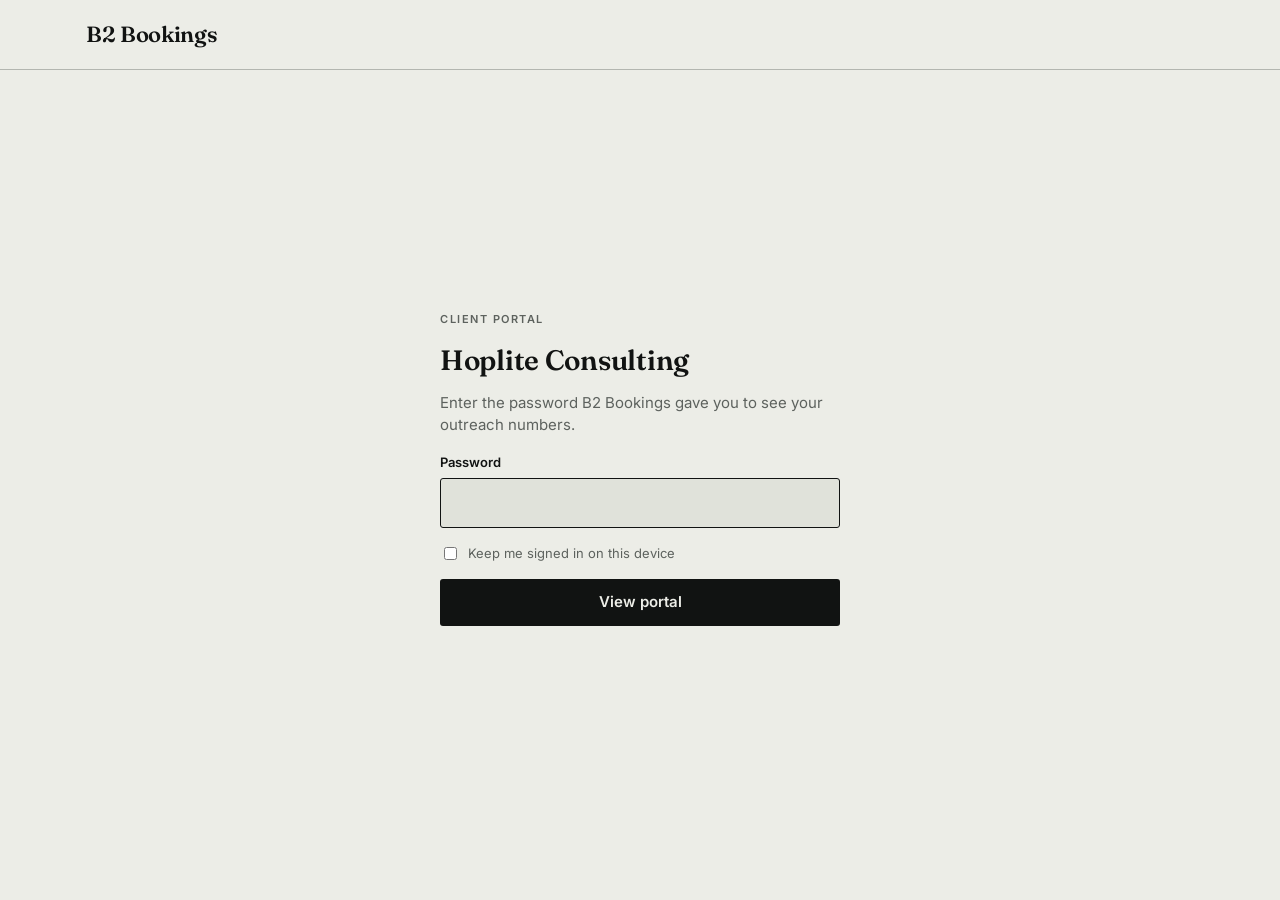
<file: hoplite/index.html>
<!DOCTYPE html>
<html lang="en">
<head>
<meta charset="utf-8">
<meta name="viewport" content="width=device-width, initial-scale=1, viewport-fit=cover">
<meta name="robots" content="noindex, nofollow">
<title>Hoplite Consulting · Outreach portal</title>
<link rel="icon" href="/favicon.ico" sizes="32x32">
<link rel="icon" href="/favicon.svg" type="image/svg+xml">
<link rel="apple-touch-icon" href="/apple-touch-icon.png">
<link rel="stylesheet" href="/_ds/b2-bookings-design-system-4e1b02b7-c4a7-4a19-845f-3e44248a64b9/tokens/fonts.css">
<link rel="stylesheet" href="/_ds/b2-bookings-design-system-4e1b02b7-c4a7-4a19-845f-3e44248a64b9/tokens/colors.css">
<link rel="stylesheet" href="/_ds/b2-bookings-design-system-4e1b02b7-c4a7-4a19-845f-3e44248a64b9/tokens/typography.css">
<link rel="stylesheet" href="/_ds/b2-bookings-design-system-4e1b02b7-c4a7-4a19-845f-3e44248a64b9/tokens/spacing.css">
<link rel="stylesheet" href="/_ds/b2-bookings-design-system-4e1b02b7-c4a7-4a19-845f-3e44248a64b9/tokens/borders.css">
<link rel="stylesheet" href="/portal/portal.css">
</head>
<body>
<header class="bar"><div class="in">
  <a class="wordmark" href="/">B2 Bookings</a>
  <button type="button" class="linkbtn" id="signout" hidden>Sign out</button>
</div></header>

<main class="gate" id="gate" hidden>
  <form id="gateForm">
    <span class="label">Client portal</span>
    <h1>Hoplite Consulting</h1>
    <p>Enter the password B2 Bookings gave you to see your outreach numbers.</p>
    <div class="field">
      <label for="pw">Password</label>
      <input type="password" id="pw" autocomplete="current-password" required>
    </div>
    <label class="check"><input type="checkbox" id="remember"> Keep me signed in on this device</label>
    <button type="submit" class="btn">View portal</button>
    <p class="err" id="err" role="alert"></p>
  </form>
</main>

<main class="wrap" id="report" hidden>
  <header class="top">
    <div>
      <span class="label" id="client">Hoplite Consulting · Outbound program</span>
      <h1>Cold calling results</h1>
      <p class="sub" id="program"></p>
    </div>
    <div class="status"><span class="dot"></span><span id="updated">Loading…</span></div>
  </header>

  <nav class="seg" id="range" aria-label="Date range"></nav>

  <section class="kpis" id="kpis" aria-label="Key numbers"></section>

  <div class="grid2">
    <section class="panel">
      <h2>Week over week</h2>
      <div class="scroll"><table id="weekTable"></table></div>
      <p class="note">Weeks run Monday to Sunday, Eastern time.</p>
    </section>
    <section class="panel">
      <h2>Dials by day</h2>
      <div class="rel" id="dailyChart"></div>
    </section>
  </div>

  <section class="panel">
    <h2>What happened on each conversation</h2>
    <div class="rel" id="outChart"></div>
  </section>

  <section class="panel">
    <div class="logbar">
      <h2 id="logTitle">Conversations</h2>
      <div class="seg" aria-label="Filter conversations">
        <button type="button" id="fAll" aria-pressed="true">All</button>
        <button type="button" id="fQual" aria-pressed="false">Qualified only</button>
        <input type="search" id="q" placeholder="Search name, company, title" aria-label="Search conversations">
      </div>
    </div>
    <div class="scroll"><table id="logTable"></table></div>
  </section>

  <p class="defs"><strong>Definitions.</strong> A <em>dial</em> is any outbound call placed on the Hoplite call sequences. A <em>conversation</em> is a call where the rep spoke with a person at the account. A <em>qualified conversation</em> is one where the rep delivered the full pitch and the prospect responded, positively or negatively; a referral counts only when a specific contact is named. New calls are added automatically every two hours during the business day.</p>
</main>

<script type="module">
  import { start } from '/portal/portal.js';
  start({
    slug: 'hoplite',
    client: 'Hoplite Consulting',
    keysUrl: '/hoplite/keys.json',
    // Encrypted data: the portal-data branch is refreshed every two hours on weekdays.
    // The copy beside this page is a fallback from the last deploy.
    dataUrls: [
      'https://raw.githubusercontent.com/b2bookings/site/portal-data/hoplite/data.enc.json',
      '/hoplite/data.enc.json',
    ],
  });
</script>
</body>
</html>
</file>
<file: _ds/b2-bookings-design-system-4e1b02b7-c4a7-4a19-845f-3e44248a64b9/tokens/fonts.css>
/* Fraunces (display) + Inter (body/UI), both Google Fonts.
   Served from Google's CDN: no binaries are vendored in this project. */
@import url("https://fonts.googleapis.com/css2?family=Fraunces:ital,opsz,wght@0,9..144,400;0,9..144,500;0,9..144,600;0,9..144,700;1,9..144,400;1,9..144,600&family=Inter:wght@400;500;600;700&display=swap");
</file>
<file: _ds/b2-bookings-design-system-4e1b02b7-c4a7-4a19-845f-3e44248a64b9/tokens/colors.css>
:root{
/* base palette - six colors, no more */
--ink:#111312;
--paper:#ECEDE7;
--paper-deep:#E0E2DA;
--ledger-green:#0E4F4A;
--signal:#B4532A;
--rule-gray:#5D625E;
--signal-deep:#9A4522; /* Rust for small text on light */

/* tints, derived only for hairlines and hover washes. never as fills of their own */
--ink-12:rgba(17,19,18,.12);
--ink-08:rgba(17,19,18,.08);
--ink-04:rgba(17,19,18,.04);
--rule-40:rgba(93,98,94,.4);
--signal-12:rgba(180,83,42,.12);

/* semantic - text */
--text-primary:var(--ink);
--text-secondary:var(--ledger-green);
--text-muted:var(--rule-gray);
--text-inverse:var(--paper);
--text-accent:var(--signal-deep);
--text-link:var(--ink);
--text-link-hover:var(--signal-deep);

/* semantic - surface */
--surface-page:var(--paper);
--surface-raised:var(--paper-deep);
--surface-card:var(--paper-deep);
--surface-panel:var(--paper-deep);
--surface-inverse:var(--ink);
--surface-accent:var(--signal);

/* semantic - line */
--border-hairline:var(--rule-40);
--border-strong:var(--ink);
--border-accent:var(--signal);
--divider:var(--rule-40);

/* semantic - control */
--control-bg:var(--ink);
--control-fg:var(--paper);
--control-bg-hover:var(--signal);
--control-track:var(--ink-12);
--control-fill:var(--ledger-green);

/* data visualization - two series colors, one axis color */
--data-1:var(--ledger-green);
--data-2:var(--signal);
--data-axis:var(--ink);
--data-grid:var(--rule-40);
}

/* Reverse context: dark is the exception, not a parallel default.
   Apply .on-ink to a section to flip text and line colors. */
.on-ink{
--text-primary:var(--paper);
--text-secondary:var(--paper-deep);
--text-muted:var(--rule-gray);
--surface-page:var(--ink);
--surface-card:#1B1E1C;
--border-hairline:rgba(236,237,231,.22);
--divider:rgba(236,237,231,.22);
--control-bg:var(--paper);
--control-fg:var(--ink);
background:var(--ink);
color:var(--paper);
}
</file>
<file: _ds/b2-bookings-design-system-4e1b02b7-c4a7-4a19-845f-3e44248a64b9/tokens/typography.css>
:root{
--font-display:"Fraunces","Iowan Old Style",Georgia,serif;
--font-sans:"Inter","Helvetica Neue",Arial,sans-serif;
--font-numeric:"Inter","Helvetica Neue",Arial,sans-serif;

--weight-regular:400;
--weight-medium:500;
--weight-semibold:600;
--weight-bold:700;

/* scale, base 16px */
--text-display:4rem;      /* 64px hero, clamp in use */
--text-h1:2.5rem;         /* 40 */
--text-h2:1.75rem;        /* 28 */
--text-h3:1.25rem;        /* 20 */
--text-body-lg:1.1875rem; /* 19 */
--text-body:1.0625rem;    /* 17 */
--text-body-sm:0.9375rem; /* 15 */
--text-caption:0.8125rem; /* 13 */
--text-micro:0.6875rem;   /* 11 */
--text-stat:3rem;         /* 48 scorecard numeral */
--text-stat-sm:2rem;      /* 32 */

--leading-display:1.05;
--leading-heading:1.15;
--leading-body:1.6;
--leading-tight:1.3;

--tracking-display:-0.02em;
--tracking-heading:-0.01em;
--tracking-body:0em;
--tracking-label:0.1em;   /* small caps eyebrow, 0.08-0.12em */
--tracking-label-wide:0.14em;

--numeric-tabular:"tnum" 1,"lnum" 1; /* @kind font */
}

/* type roles */
.t-display{font-family:var(--font-display);font-weight:var(--weight-semibold);font-size:clamp(2.75rem,5.4vw,var(--text-display));line-height:var(--leading-display);letter-spacing:var(--tracking-display)}
.t-h1{font-family:var(--font-display);font-weight:var(--weight-semibold);font-size:var(--text-h1);line-height:var(--leading-heading);letter-spacing:var(--tracking-heading)}
.t-h2{font-family:var(--font-display);font-weight:var(--weight-semibold);font-size:var(--text-h2);line-height:var(--leading-heading);letter-spacing:var(--tracking-heading)}
.t-h3{font-family:var(--font-sans);font-weight:var(--weight-semibold);font-size:var(--text-h3);line-height:var(--leading-tight)}
.t-body{font-family:var(--font-sans);font-size:var(--text-body);line-height:var(--leading-body)}
.t-body-sm{font-family:var(--font-sans);font-size:var(--text-body-sm);line-height:var(--leading-body)}
.t-caption{font-family:var(--font-sans);font-size:var(--text-caption);line-height:var(--leading-tight);color:var(--text-muted)}
.t-label{font-family:var(--font-sans);font-size:var(--text-caption);font-weight:var(--weight-semibold);text-transform:uppercase;letter-spacing:var(--tracking-label);color:var(--text-muted)}
.t-num{font-family:var(--font-numeric);font-feature-settings:var(--numeric-tabular);font-variant-numeric:tabular-nums lining-nums}
.t-em{font-family:var(--font-display);font-style:italic;font-weight:var(--weight-regular)}
</file>
<file: _ds/b2-bookings-design-system-4e1b02b7-c4a7-4a19-845f-3e44248a64b9/tokens/spacing.css>
:root{
--space-1:4px;
--space-2:8px;
--space-3:12px;
--space-4:16px;
--space-6:24px;
--space-8:32px;
--space-12:48px;
--space-16:64px;
--space-24:96px;
--space-32:128px;

/* layout */
--grid-columns:12; /* @kind other */
--grid-gutter:var(--space-6);
--content-max:1140px;
--measure-prose:68ch;
--page-margin:80px;
--page-margin-sm:24px;
--section-gap:var(--space-24);
--section-gap-lg:var(--space-32);
--card-padding:var(--space-8);
}

.ds-container{max-width:var(--content-max);margin-inline:auto;padding-inline:var(--page-margin)}
@media(max-width:900px){.ds-container{padding-inline:var(--page-margin-sm)}}
.ds-section{padding-block:var(--section-gap)}
.ds-grid{display:grid;grid-template-columns:repeat(var(--grid-columns),minmax(0,1fr));gap:var(--grid-gutter)}
</file>
<file: _ds/b2-bookings-design-system-4e1b02b7-c4a7-4a19-845f-3e44248a64b9/tokens/borders.css>
:root{
--hairline:1px;
--rule-weight:1px;
--rule-weight-strong:2px;
--radius-none:0px;
--radius-xs:2px;
--radius-sm:3px;
--radius-md:4px;
--stroke-icon:1.75px;
/* the only "shadow" in the system is a hairline. there are no drop shadows. */
--shadow-none:none;
--shadow-hairline:0 0 0 1px var(--border-hairline);
}
.ds-rule{border:0;border-top:var(--rule-weight) solid var(--divider);margin:0}
</file>
<file: portal/portal.css>
/* Client portal: login gate + outreach report. Uses the B2 Bookings design tokens from _ds. */
body{margin:0;background:var(--paper);color:var(--ink);font-family:var(--font-sans);font-size:var(--text-body-sm);line-height:1.5;-webkit-font-smoothing:antialiased}
*,*::before,*::after{box-sizing:border-box}
[hidden]{display:none!important}
.num{font-family:var(--font-numeric);font-variant-numeric:tabular-nums lining-nums}
.label{font-size:var(--text-micro);font-weight:var(--weight-semibold);letter-spacing:var(--tracking-label-wide);text-transform:uppercase;color:var(--rule-gray)}
button:focus-visible,input:focus-visible,a:focus-visible,summary:focus-visible{outline:2px solid var(--ledger-green);outline-offset:2px}

/* top bar */
.bar{border-bottom:1px solid var(--rule-40)}
.bar .in{max-width:var(--content-max);margin:0 auto;padding:18px max(16px,env(safe-area-inset-left,0px));display:flex;justify-content:space-between;align-items:center;gap:16px}
.wordmark{font-family:var(--font-display);font-weight:var(--weight-semibold);font-size:22px;letter-spacing:-.015em;color:var(--ink);text-decoration:none}
.linkbtn{background:none;border:0;padding:4px 0;font:inherit;font-size:var(--text-caption);color:var(--rule-gray);cursor:pointer;border-bottom:1px solid var(--rule-40)}
.linkbtn:hover{color:var(--signal-deep);border-color:var(--signal)}

/* login */
.gate{min-height:calc(100vh - 70px);display:grid;place-items:center;padding:48px 16px}
.gate form{width:min(400px,100%);display:flex;flex-direction:column;gap:16px}
.gate h1{font-family:var(--font-display);font-weight:var(--weight-semibold);font-size:var(--text-h2);letter-spacing:var(--tracking-heading);line-height:var(--leading-heading);margin:0}
.gate p{margin:0;color:var(--rule-gray)}
.field{display:flex;flex-direction:column;gap:6px}
.field label{font-size:var(--text-caption);font-weight:var(--weight-semibold)}
.field input{font:inherit;font-size:var(--text-body);padding:11px 12px;border:1px solid var(--rule-40);border-radius:var(--radius-sm);background:var(--paper-deep);color:var(--ink)}
.field input:focus{border-color:var(--ink);outline:none}
.check{display:flex;gap:8px;align-items:center;font-size:var(--text-caption);color:var(--rule-gray)}
.btn{font:inherit;font-weight:var(--weight-semibold);font-size:var(--text-body-sm);background:var(--ink);color:var(--paper);border:0;border-radius:var(--radius-sm);padding:12px 18px;cursor:pointer;transition:background-color .15s}
.btn:hover{background:var(--signal);color:#fff}
.btn[disabled]{opacity:.5;cursor:progress}
.err{color:var(--signal-deep);font-size:var(--text-caption);min-height:1.3em;margin:0}

/* report */
.wrap{max-width:var(--content-max);margin:0 auto;padding-block:32px 64px;padding-left:max(16px,env(safe-area-inset-left,0px));padding-right:max(16px,env(safe-area-inset-right,0px));display:flex;flex-direction:column;gap:28px}
.top{display:flex;flex-wrap:wrap;justify-content:space-between;align-items:flex-end;gap:16px}
.top h1{font-family:var(--font-display);font-weight:var(--weight-semibold);font-size:clamp(1.75rem,3.4vw,var(--text-h1));letter-spacing:var(--tracking-heading);line-height:var(--leading-heading);margin:6px 0 0;text-wrap:balance}
.top .sub{color:var(--rule-gray);margin:6px 0 0}
.status{font-size:var(--text-caption);color:var(--rule-gray);display:flex;align-items:center;gap:8px}
.dot{width:8px;height:8px;border-radius:50%;background:var(--ledger-green)}
.seg{display:flex;flex-wrap:wrap;gap:6px;align-items:center}
.seg button{font:inherit;font-size:var(--text-caption);font-weight:var(--weight-medium);border:1px solid var(--rule-40);background:transparent;color:var(--ink);padding:6px 12px;border-radius:999px;cursor:pointer}
.seg button:hover{border-color:var(--ink)}
.seg button[aria-pressed="true"]{background:var(--ink);color:var(--paper);border-color:var(--ink)}
.kpis{display:grid;grid-template-columns:repeat(5,minmax(0,1fr));border-top:2px solid var(--ink);border-bottom:1px solid var(--rule-40)}
.kpi{padding:18px 18px 16px;border-left:1px solid var(--rule-40);min-width:0}
.kpi:first-child{border-left:0;padding-left:0}
.kpi .lab{font-size:var(--text-caption);color:var(--rule-gray)}
.kpi .val{font-size:var(--text-stat-sm);font-weight:var(--weight-semibold);letter-spacing:-.02em;line-height:1.15;margin-top:4px}
.kpi.lead .val{color:var(--signal);font-size:var(--text-stat)}
.kpi .delta{font-size:var(--text-caption);color:var(--rule-gray);margin-top:2px;min-height:1.3em}
.up{color:var(--ledger-green)!important}.down{color:var(--signal-deep)!important}
@media (max-width:760px){.kpis{grid-template-columns:repeat(2,minmax(0,1fr))}.kpi{border-left:0;border-top:1px solid var(--rule-40);padding-left:0}.kpi:nth-child(-n+2){border-top:0}.kpi:nth-child(odd):not(.lead){padding-left:16px;border-left:1px solid var(--rule-40)}.kpi.lead{grid-column:1/-1}}
.grid2{display:grid;grid-template-columns:minmax(0,1fr) minmax(0,1fr);gap:20px}
@media (max-width:860px){.grid2{grid-template-columns:minmax(0,1fr)}}
.panel{background:var(--paper-deep);border-radius:var(--radius-md);padding:20px;min-width:0;display:flex;flex-direction:column;gap:12px}
.panel h2{font-family:var(--font-display);font-weight:var(--weight-semibold);font-size:var(--text-h3);letter-spacing:var(--tracking-heading);margin:0}
.panel .note{font-size:var(--text-caption);color:var(--rule-gray);margin:0}
.scroll{overflow-x:auto}
table{border-collapse:collapse;width:100%;font-size:var(--text-caption)}
th{text-align:left;font-weight:var(--weight-semibold);font-size:var(--text-micro);color:var(--rule-gray);text-transform:uppercase;letter-spacing:var(--tracking-label);padding:8px 10px;border-bottom:1px solid var(--ink);white-space:nowrap}
td{padding:9px 10px;border-bottom:1px solid var(--rule-40);vertical-align:top}
td.n,th.n{text-align:right;font-variant-numeric:tabular-nums lining-nums}
tr.cur td{background:var(--ink-04)}
#weekTable th,#weekTable td{padding:8px}
#weekTable td:first-child,#logTable td:first-child{white-space:nowrap}
svg text{font-family:var(--font-sans)}
.chart{width:100%;display:block}
.tip{position:absolute;pointer-events:none;background:var(--ink);color:var(--paper);font-size:var(--text-caption);padding:5px 8px;border-radius:var(--radius-sm);white-space:nowrap;transform:translate(-50%,-110%);z-index:2}
.rel{position:relative}
.logbar{display:flex;flex-wrap:wrap;gap:10px;align-items:center;justify-content:space-between}
.logbar input[type=search]{font:inherit;font-size:var(--text-caption);padding:7px 10px;border:1px solid var(--rule-40);border-radius:var(--radius-sm);background:var(--paper);color:var(--ink);min-width:0;width:min(260px,100%)}
.chip{font-size:var(--text-micro);font-weight:var(--weight-semibold);letter-spacing:.04em;padding:2px 8px;border-radius:999px;white-space:nowrap;display:inline-block;margin-top:4px}
.chip.q{background:var(--signal);color:#fff}
.who{font-weight:var(--weight-semibold)}
.small{font-size:var(--text-caption);color:var(--rule-gray)}
details summary{cursor:pointer;color:var(--rule-gray);font-size:var(--text-caption)}
details p{margin:6px 0 0;font-size:var(--text-caption);max-width:62ch}
.links a{color:var(--ledger-green);text-decoration:none;border-bottom:1px solid var(--rule-40);font-size:var(--text-caption);margin-right:10px;white-space:nowrap}
.links a:hover{color:var(--signal-deep);border-color:var(--signal)}
.defs{font-size:var(--text-caption);color:var(--rule-gray);max-width:80ch;margin:0}
.empty{color:var(--rule-gray);padding:20px 0}
</file>
